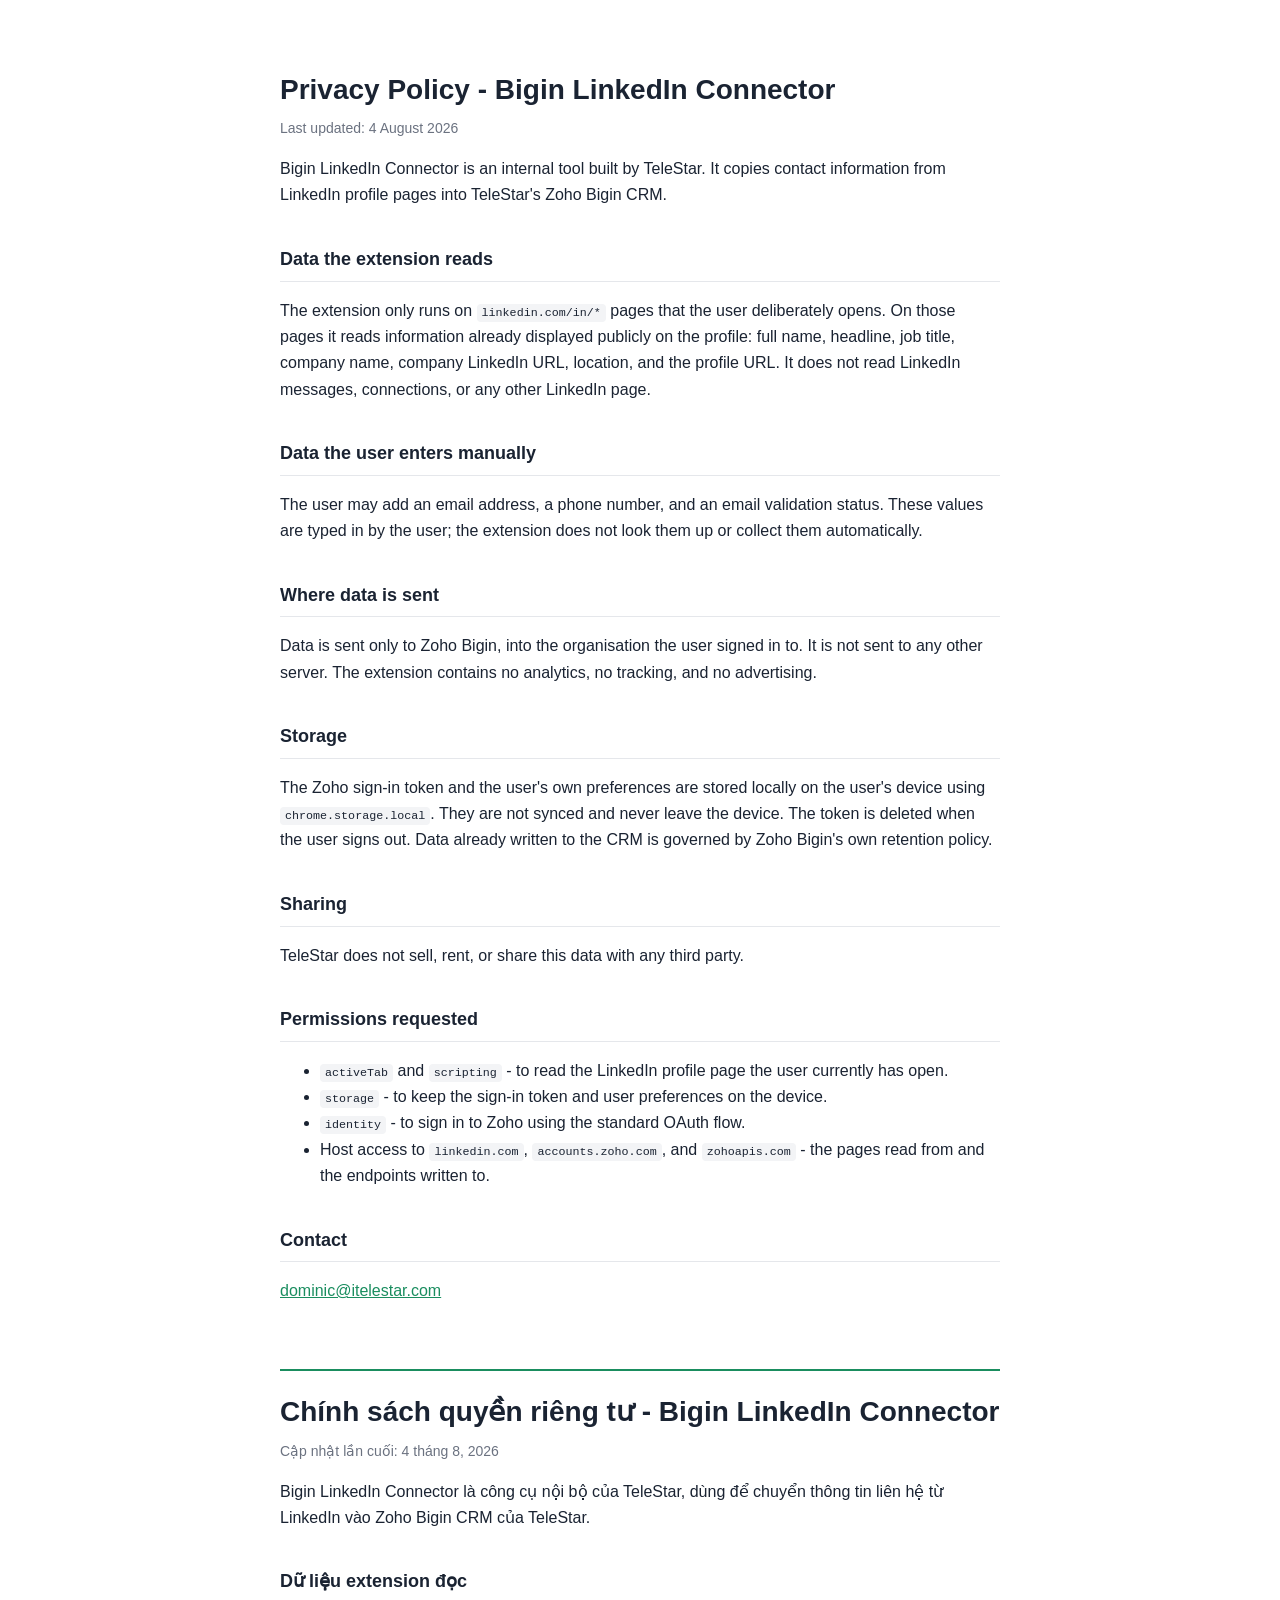
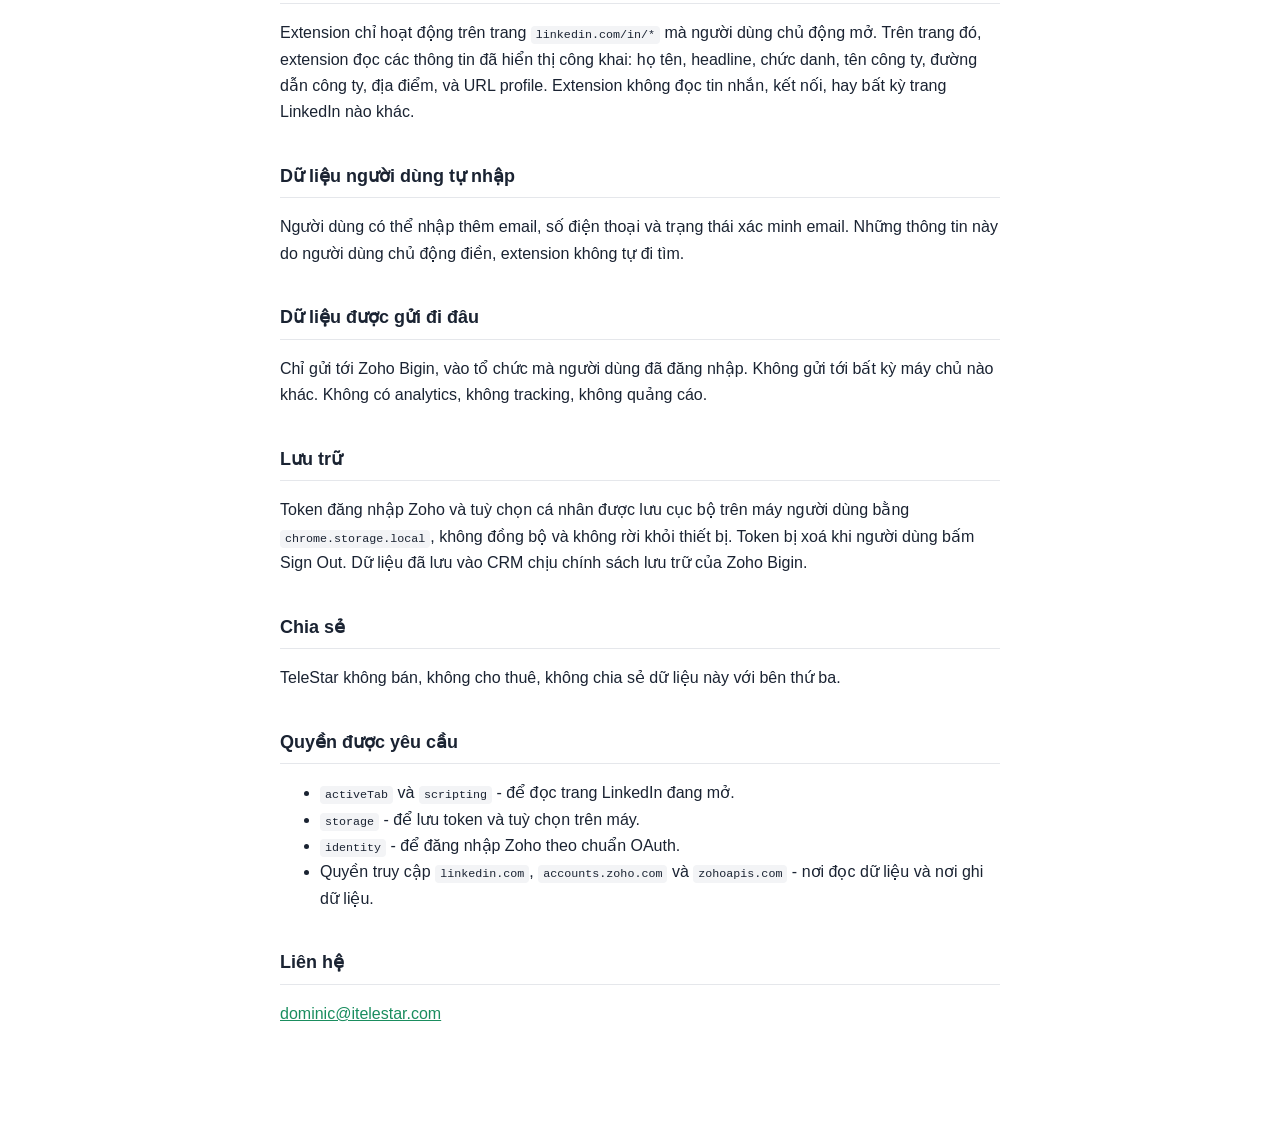
<file: privacy/index.html>
<!DOCTYPE html>
<html lang="en">
<head>
<meta charset="utf-8">
<meta name="viewport" content="width=device-width, initial-scale=1">
<title>Privacy Policy - Bigin LinkedIn Connector</title>
<style>
  body {
    font-family: -apple-system, BlinkMacSystemFont, "Segoe UI", Roboto, Helvetica, Arial, sans-serif;
    line-height: 1.65;
    color: #1a2332;
    max-width: 720px;
    margin: 0 auto;
    padding: 48px 24px 96px;
  }
  h1 { font-size: 28px; margin-bottom: 4px; }
  h2 { font-size: 18px; margin-top: 36px; border-bottom: 1px solid #e5e7eb; padding-bottom: 6px; }
  .updated { color: #6b7280; font-size: 14px; margin-top: 0; }
  .lang-divider { margin-top: 64px; border: 0; border-top: 2px solid #1a8d5f; }
  code { background: #f3f4f6; padding: 2px 5px; border-radius: 4px; font-size: 90%; }
  a { color: #1a8d5f; }
</style>
</head>
<body>

<h1>Privacy Policy - Bigin LinkedIn Connector</h1>
<p class="updated">Last updated: 4 August 2026</p>

<p>Bigin LinkedIn Connector is an internal tool built by TeleStar. It copies contact
information from LinkedIn profile pages into TeleStar's Zoho Bigin CRM.</p>

<h2>Data the extension reads</h2>
<p>The extension only runs on <code>linkedin.com/in/*</code> pages that the user
deliberately opens. On those pages it reads information already displayed publicly on the
profile: full name, headline, job title, company name, company LinkedIn URL, location, and
the profile URL. It does not read LinkedIn messages, connections, or any other LinkedIn
page.</p>

<h2>Data the user enters manually</h2>
<p>The user may add an email address, a phone number, and an email validation status. These
values are typed in by the user; the extension does not look them up or collect them
automatically.</p>

<h2>Where data is sent</h2>
<p>Data is sent only to Zoho Bigin, into the organisation the user signed in to. It is not
sent to any other server. The extension contains no analytics, no tracking, and no
advertising.</p>

<h2>Storage</h2>
<p>The Zoho sign-in token and the user's own preferences are stored locally on the user's
device using <code>chrome.storage.local</code>. They are not synced and never leave the
device. The token is deleted when the user signs out. Data already written to the CRM is
governed by Zoho Bigin's own retention policy.</p>

<h2>Sharing</h2>
<p>TeleStar does not sell, rent, or share this data with any third party.</p>

<h2>Permissions requested</h2>
<ul>
  <li><code>activeTab</code> and <code>scripting</code> - to read the LinkedIn profile page
      the user currently has open.</li>
  <li><code>storage</code> - to keep the sign-in token and user preferences on the device.</li>
  <li><code>identity</code> - to sign in to Zoho using the standard OAuth flow.</li>
  <li>Host access to <code>linkedin.com</code>, <code>accounts.zoho.com</code>, and
      <code>zohoapis.com</code> - the pages read from and the endpoints written to.</li>
</ul>

<h2>Contact</h2>
<p><a href="mailto:dominic@itelestar.com">dominic@itelestar.com</a></p>

<hr class="lang-divider">

<h1>Chính sách quyền riêng tư - Bigin LinkedIn Connector</h1>
<p class="updated">Cập nhật lần cuối: 4 tháng 8, 2026</p>

<p>Bigin LinkedIn Connector là công cụ nội bộ của TeleStar, dùng để chuyển thông tin liên hệ
từ LinkedIn vào Zoho Bigin CRM của TeleStar.</p>

<h2>Dữ liệu extension đọc</h2>
<p>Extension chỉ hoạt động trên trang <code>linkedin.com/in/*</code> mà người dùng chủ động
mở. Trên trang đó, extension đọc các thông tin đã hiển thị công khai: họ tên, headline, chức
danh, tên công ty, đường dẫn công ty, địa điểm, và URL profile. Extension không đọc tin nhắn,
kết nối, hay bất kỳ trang LinkedIn nào khác.</p>

<h2>Dữ liệu người dùng tự nhập</h2>
<p>Người dùng có thể nhập thêm email, số điện thoại và trạng thái xác minh email. Những thông
tin này do người dùng chủ động điền, extension không tự đi tìm.</p>

<h2>Dữ liệu được gửi đi đâu</h2>
<p>Chỉ gửi tới Zoho Bigin, vào tổ chức mà người dùng đã đăng nhập. Không gửi tới bất kỳ máy
chủ nào khác. Không có analytics, không tracking, không quảng cáo.</p>

<h2>Lưu trữ</h2>
<p>Token đăng nhập Zoho và tuỳ chọn cá nhân được lưu cục bộ trên máy người dùng bằng
<code>chrome.storage.local</code>, không đồng bộ và không rời khỏi thiết bị. Token bị xoá khi
người dùng bấm Sign Out. Dữ liệu đã lưu vào CRM chịu chính sách lưu trữ của Zoho Bigin.</p>

<h2>Chia sẻ</h2>
<p>TeleStar không bán, không cho thuê, không chia sẻ dữ liệu này với bên thứ ba.</p>

<h2>Quyền được yêu cầu</h2>
<ul>
  <li><code>activeTab</code> và <code>scripting</code> - để đọc trang LinkedIn đang mở.</li>
  <li><code>storage</code> - để lưu token và tuỳ chọn trên máy.</li>
  <li><code>identity</code> - để đăng nhập Zoho theo chuẩn OAuth.</li>
  <li>Quyền truy cập <code>linkedin.com</code>, <code>accounts.zoho.com</code> và
      <code>zohoapis.com</code> - nơi đọc dữ liệu và nơi ghi dữ liệu.</li>
</ul>

<h2>Liên hệ</h2>
<p><a href="mailto:dominic@itelestar.com">dominic@itelestar.com</a></p>

</body>
</html>
</file>
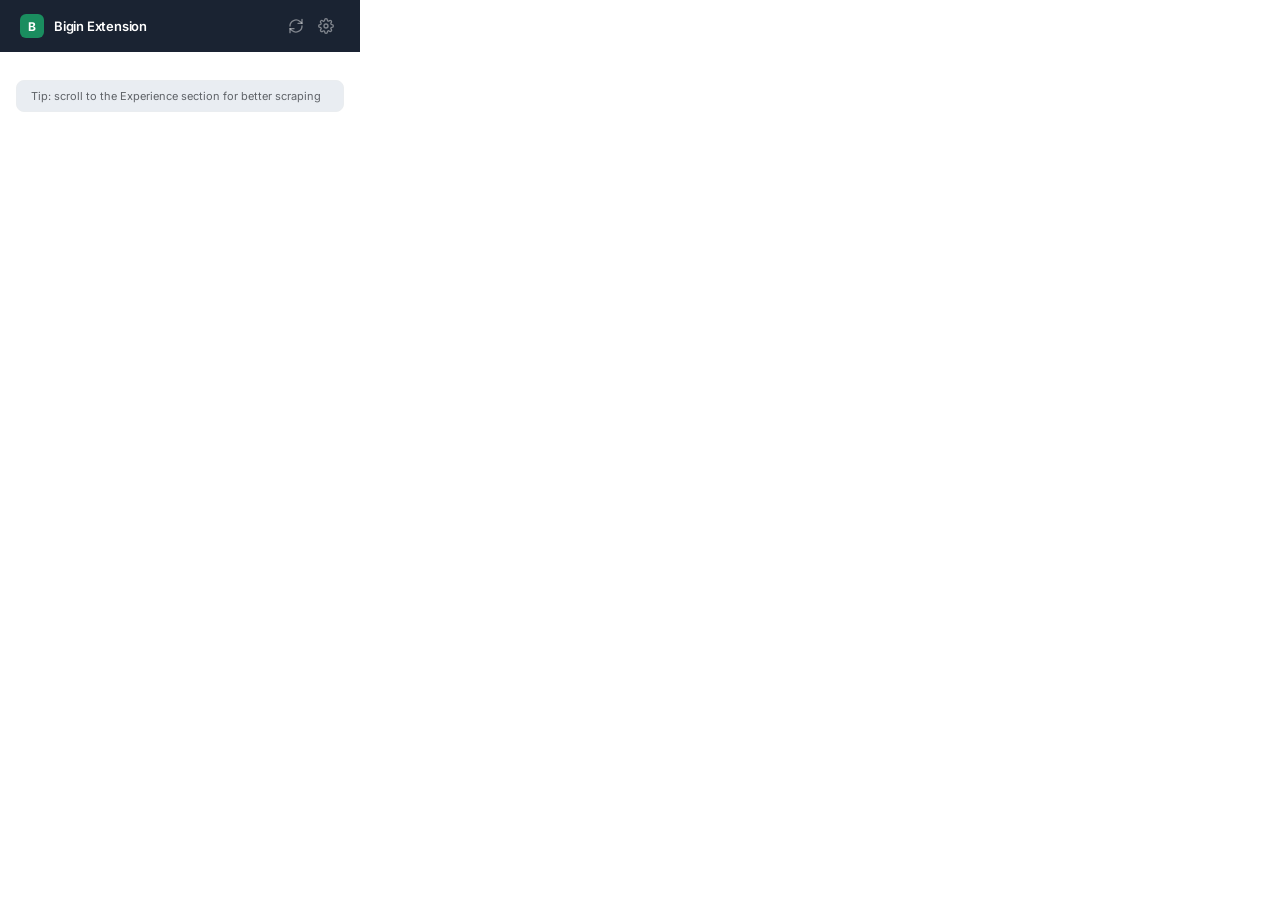
<file: popup.html>
<!DOCTYPE html>
<html lang="en">
<head>
  <meta charset="UTF-8">
  <link rel="preconnect" href="https://fonts.googleapis.com">
  <link rel="preconnect" href="https://fonts.gstatic.com" crossorigin>
  <link href="https://fonts.googleapis.com/css2?family=Lato:wght@400;700&family=Inter:wght@400;500;600;700&display=swap" rel="stylesheet">
  <link rel="stylesheet" href="popup.css">
</head>
<body>

  <!-- Header -->
  <div class="header">
    <div class="header-left">
      <div class="logo">B</div>
      <span class="header-title">Bigin Extension</span>
    </div>
    <div class="header-actions">
      <button class="icon-btn" id="btnRefresh" title="Refresh">
        <svg width="16" height="16" viewBox="0 0 24 24" fill="none" stroke="currentColor" stroke-width="2" stroke-linecap="round" stroke-linejoin="round"><path d="M21 2v6h-6"/><path d="M3 12a9 9 0 0 1 15-6.7L21 8"/><path d="M3 22v-6h6"/><path d="M21 12a9 9 0 0 1-15 6.7L3 16"/></svg>
      </button>
      <button class="icon-btn" id="btnSettings" title="Settings">
        <svg width="16" height="16" viewBox="0 0 24 24" fill="none" stroke="currentColor" stroke-width="2" stroke-linecap="round" stroke-linejoin="round"><circle cx="12" cy="12" r="3"/><path d="M19.4 15a1.65 1.65 0 0 0 .33 1.82l.06.06a2 2 0 1 1-2.83 2.83l-.06-.06a1.65 1.65 0 0 0-1.82-.33 1.65 1.65 0 0 0-1 1.51V21a2 2 0 0 1-4 0v-.09A1.65 1.65 0 0 0 9 19.4a1.65 1.65 0 0 0-1.82.33l-.06.06a2 2 0 1 1-2.83-2.83l.06-.06A1.65 1.65 0 0 0 4.68 15a1.65 1.65 0 0 0-1.51-1H3a2 2 0 0 1 0-4h.09A1.65 1.65 0 0 0 4.6 9a1.65 1.65 0 0 0-.33-1.82l-.06-.06a2 2 0 1 1 2.83-2.83l.06.06A1.65 1.65 0 0 0 9 4.68a1.65 1.65 0 0 0 1-1.51V3a2 2 0 0 1 4 0v.09a1.65 1.65 0 0 0 1 1.51 1.65 1.65 0 0 0 1.82-.33l.06-.06a2 2 0 1 1 2.83 2.83l-.06.06A1.65 1.65 0 0 0 19.4 9a1.65 1.65 0 0 0 1.51 1H21a2 2 0 0 1 0 4h-.09a1.65 1.65 0 0 0-1.51 1z"/></svg>
      </button>
    </div>
  </div>

  <!-- Main content -->
  <div class="content">

    <!-- ====== SETTINGS VIEW ====== -->
    <div id="viewSettings" class="tab-content">

      <!-- Not logged in state -->
      <div id="settingsLogin" style="display:none;">
        <div class="state-empty">
          <div class="empty-icon">
            <svg width="32" height="32" viewBox="0 0 24 24" fill="none" stroke="currentColor" stroke-width="1.5" stroke-linecap="round" stroke-linejoin="round"><path d="M20 21v-2a4 4 0 0 0-4-4H8a4 4 0 0 0-4 4v2"/><circle cx="12" cy="7" r="4"/></svg>
          </div>
          <div class="empty-text">Sign in to get started</div>
          <div class="empty-hint" style="margin-bottom:14px;">Use your Zoho/Bigin account</div>
          <button class="btn btn-primary" id="btnLogin">
            Sign in with Bigin
          </button>
          <div id="loginError" class="form-hint" style="color:var(--red);margin-top:8px;display:none;"></div>
        </div>
      </div>

      <!-- Logged in state -->
      <div id="settingsLoggedIn" style="display:none;">

        <!-- User info banner -->
        <div id="autoUserBanner" class="auto-user-banner">
          <div class="auto-user-icon">
            <svg width="16" height="16" viewBox="0 0 24 24" fill="none" stroke="currentColor" stroke-width="2" stroke-linecap="round" stroke-linejoin="round"><path d="M20 21v-2a4 4 0 0 0-4-4H8a4 4 0 0 0-4 4v2"/><circle cx="12" cy="7" r="4"/></svg>
          </div>
          <div class="auto-user-info">
            <span class="auto-user-name" id="autoUserName">-</span>
            <span class="auto-user-email" id="autoUserEmail">-</span>
          </div>
          <div class="auto-user-check">
            <svg width="16" height="16" viewBox="0 0 24 24" fill="none" stroke="currentColor" stroke-width="2.5" stroke-linecap="round" stroke-linejoin="round"><polyline points="20 6 9 17 4 12"/></svg>
          </div>
        </div>

        <div class="section-label">Pipeline</div>
        <div class="form-hint" style="margin-bottom:14px;">
          Leads are added to the <b id="pipelineHintName">outreach</b> pipeline automatically.
        </div>

        <button class="btn btn-secondary btn-small" id="btnLogout">
          Sign Out
        </button>
      </div>

    </div>

    <!-- ====== MAIN VIEW ====== -->
    <div id="viewMain" class="tab-content active">

      <!-- Not on profile page -->
      <div id="stateNotProfile" class="state-empty" style="display:none;">
        <div class="empty-icon">
          <svg width="32" height="32" viewBox="0 0 24 24" fill="none" stroke="currentColor" stroke-width="1.5" stroke-linecap="round" stroke-linejoin="round"><rect x="2" y="3" width="20" height="14" rx="2" ry="2"/><line x1="8" y1="21" x2="16" y2="21"/><line x1="12" y1="17" x2="12" y2="21"/></svg>
        </div>
        <div class="empty-text">Open a LinkedIn profile page</div>
        <div class="empty-hint">linkedin.com/in/...</div>
      </div>

      <!-- Loading / scraping -->
      <div id="stateLoading" class="state-loading" style="display:none;">
        <div class="loader"></div>
        <span>Reading profile...</span>
      </div>

      <!-- Checking dedup -->
      <div id="stateChecking" class="state-loading" style="display:none;">
        <div class="loader"></div>
        <span>Checking for duplicates...</span>
      </div>

      <!-- Duplicate found -->
      <div id="stateDuplicate" class="state-banner state-dup" style="display:none;">
        <div class="banner-icon">
          <svg width="20" height="20" viewBox="0 0 24 24" fill="none" stroke="currentColor" stroke-width="2" stroke-linecap="round" stroke-linejoin="round"><circle cx="12" cy="12" r="10"/><line x1="15" y1="9" x2="9" y2="15"/><line x1="9" y1="9" x2="15" y2="15"/></svg>
        </div>
        <div class="banner-content">
          <strong>Already exists in Bigin</strong>
          <div class="dup-detail" id="dupDetail"></div>
        </div>
      </div>

      <!-- Profile card -->
      <div id="profileCard" class="profile-card" style="display:none;">
        <div class="profile-header">
          <div class="profile-avatar" id="profileAvatar">?</div>
          <div class="profile-identity">
            <div class="profile-name" id="profileName"></div>
            <div class="profile-headline" id="profileHeadline"></div>
          </div>
        </div>

        <div class="profile-fields">
          <div class="pf-row">
            <span class="pf-label">Company</span>
            <input class="pf-input" id="fieldCompany" placeholder="Required">
          </div>
          <div class="pf-row">
            <span class="pf-label">Title</span>
            <input class="pf-input" id="fieldTitle" placeholder="Required">
          </div>
          <div class="pf-row">
            <span class="pf-label">Location</span>
            <input class="pf-input" id="fieldLocation" placeholder="City, Country">
          </div>
          <div class="pf-row">
            <span class="pf-label">Co. Country</span>
            <input class="pf-input" id="fieldCompanyCountry" placeholder="Company country">
          </div>
          <div class="pf-row">
            <span class="pf-label">Email</span>
            <input class="pf-input" id="fieldEmail" type="email" placeholder="Optional">
          </div>
          <div class="pf-row" id="rowEmailValidation" style="display:none;">
            <span class="pf-label">Validation</span>
            <select class="pf-select" id="fieldEmailValidation">
              <option value="Not Checked" selected>Not Checked</option>
              <option value="Valid">Valid</option>
            </select>
          </div>
          <div class="pf-row">
            <span class="pf-label">Phone</span>
            <input class="pf-input" id="fieldPhone" type="tel" placeholder="Optional">
          </div>
          <div class="pf-row pf-row-link">
            <span class="pf-label">LinkedIn</span>
            <span class="pf-value pf-link" id="fieldLinkedIn">-</span>
          </div>
        </div>
      </div>

      <!-- Pipeline info (before add) -->
      <div id="pipelineInfo" class="pipeline-info" style="display:none;">
        <div class="pi-row">
          <span class="pi-label">Pipeline</span>
          <span class="pi-value" id="infoPipeline"></span>
        </div>
        <div class="pi-row">
          <span class="pi-label">Stage</span>
          <select class="pi-select" id="selectStage">
            <option value="New Lead" selected>New Lead</option>
            <option value="ICP Qualified">ICP Qualified</option>
          </select>
        </div>
        <div class="pi-row">
          <span class="pi-label">Owner</span>
          <span class="pi-value" id="infoOwner"></span>
        </div>
      </div>

      <!-- Add button -->
      <button class="btn btn-add" id="btnAdd" style="display:none;">
        Add to Bigin
      </button>

      <!-- Saving progress -->
      <div id="stateSaving" style="display:none;">
        <div class="progress-steps">
          <div class="progress-step" id="stepAccount">
            <span class="step-dot"></span>
            <span>Creating Account</span>
          </div>
          <div class="progress-step" id="stepContact">
            <span class="step-dot"></span>
            <span>Creating Contact</span>
          </div>
          <div class="progress-step" id="stepPipeline">
            <span class="step-dot"></span>
            <span>Creating Pipeline</span>
          </div>
        </div>
      </div>

      <!-- Success -->
      <div id="stateSuccess" class="state-banner state-ok" style="display:none;">
        <div class="banner-icon">
          <svg width="20" height="20" viewBox="0 0 24 24" fill="none" stroke="currentColor" stroke-width="2.5" stroke-linecap="round" stroke-linejoin="round"><path d="M22 11.08V12a10 10 0 1 1-5.93-9.14"/><polyline points="22 4 12 14.01 9 11.01"/></svg>
        </div>
        <div class="banner-content">
          <strong>Successfully added!</strong>
          <div class="banner-sub" id="successDetail"></div>
        </div>
      </div>

      <!-- Error -->
      <div id="stateError" class="state-banner state-err" style="display:none;">
        <div class="banner-icon">
          <svg width="20" height="20" viewBox="0 0 24 24" fill="none" stroke="currentColor" stroke-width="2" stroke-linecap="round" stroke-linejoin="round"><circle cx="12" cy="12" r="10"/><line x1="12" y1="8" x2="12" y2="12"/><line x1="12" y1="16" x2="12.01" y2="16"/></svg>
        </div>
        <div class="banner-content">
          <strong>Error</strong>
          <div class="banner-sub" id="errorDetail"></div>
          <button class="btn btn-small btn-retry" id="btnRetry">Retry</button>
        </div>
      </div>

      <!-- Not logged in -->
      <div id="stateNotConfigured" class="state-empty" style="display:none;">
        <div class="empty-icon">
          <svg width="32" height="32" viewBox="0 0 24 24" fill="none" stroke="currentColor" stroke-width="1.5" stroke-linecap="round" stroke-linejoin="round"><path d="M20 21v-2a4 4 0 0 0-4-4H8a4 4 0 0 0-4 4v2"/><circle cx="12" cy="7" r="4"/></svg>
        </div>
        <div class="empty-text">Not signed in</div>
        <button class="btn btn-small btn-setup" id="btnGoSettings">Sign In</button>
      </div>

    </div>
  </div>

  <div class="footer">
    <span>Tip: scroll to the Experience section for better scraping</span>
    <span id="footerVersion" style="margin-left:8px;opacity:.7;"></span>
  </div>

  <script src="popup.js"></script>
</body>
</html>
</file>
<file: popup.css>
/* popup.css — Bigin LinkedIn Connector */
* { box-sizing: border-box; margin: 0; padding: 0; }

:root {
  --bg: #ffffff;
  --surface: #f8f9fa;
  --panel: #e9edf2;   /* slightly deeper fill for framed sections (contact card, tip) */
  --border: #eaedf0;
  --text: #1a1a1a;
  --text-2: #5f6368;
  --text-3: #9aa0a6;
  --accent: #1a8d5f;
  --accent-light: #e8f5ee;
  --accent-hover: #15764f;
  --red: #c5221f;
  --red-light: #fce8e6;
  --amber: #e37400;
  --amber-light: #fef7e0;
  --radius: 8px;
}

body {
  width: 360px;
  min-height: 180px;
  font-family: 'Inter', -apple-system, BlinkMacSystemFont, 'Segoe UI', sans-serif;
  font-size: 13px;
  color: var(--text);
  background: var(--bg);
  -webkit-font-smoothing: antialiased;
}

/* ── Header ── */
.header {
  display: flex;
  align-items: center;
  justify-content: space-between;
  padding: 12px 20px;
  background: #1a2332;
}

.header-left {
  display: flex;
  align-items: center;
  gap: 10px;
}

.logo {
  width: 24px;
  height: 24px;
  border-radius: 6px;
  background: var(--accent);
  color: white;
  font-weight: 700;
  font-size: 12px;
  display: flex;
  align-items: center;
  justify-content: center;
}

.header-title {
  font-size: 13px;
  font-weight: 600;
  color: #ffffff;
  letter-spacing: -0.2px;
}

.header-actions { display: flex; gap: 2px; }

.icon-btn {
  background: none;
  border: none;
  color: rgba(255,255,255,0.45);
  cursor: pointer;
  padding: 6px;
  border-radius: 6px;
  display: flex;
  align-items: center;
  justify-content: center;
  transition: all 0.15s;
}
.icon-btn:hover { color: #ffffff; background: rgba(255,255,255,0.1); }

/* ── Content area ── */
.content { padding: 16px 20px 12px; }

.tab-content { display: none; }
.tab-content.active { display: block; }

/* ── Section labels ── */
.section-label {
  font-size: 11px;
  font-weight: 600;
  color: var(--text-3);
  text-transform: uppercase;
  letter-spacing: 0.5px;
  margin-bottom: 12px;
}

.divider {
  border: none;
  border-top: 1px solid var(--border);
  margin: 18px 0;
}

/* ── Auto-detected user ── */
.auto-user-banner {
  display: flex;
  align-items: center;
  gap: 12px;
  padding: 12px;
  background: var(--surface);
  border-radius: var(--radius);
  margin-bottom: 18px;
}

.auto-user-icon {
  width: 32px;
  height: 32px;
  border-radius: 50%;
  background: var(--accent);
  color: white;
  display: flex;
  align-items: center;
  justify-content: center;
  flex-shrink: 0;
}

.auto-user-info {
  display: flex;
  flex-direction: column;
  flex: 1;
  min-width: 0;
  gap: 1px;
}

.auto-user-name {
  font-size: 13px;
  font-weight: 600;
  color: var(--text);
}

.auto-user-email {
  font-size: 11px;
  color: var(--text-3);
  overflow: hidden;
  text-overflow: ellipsis;
  white-space: nowrap;
}

.auto-user-check {
  color: var(--accent);
  flex-shrink: 0;
}

/* ── Form ── */
.form-group {
  margin-bottom: 14px;
}

.form-group label {
  display: block;
  font-size: 12px;
  font-weight: 500;
  color: var(--text-2);
  margin-bottom: 6px;
}

.form-group input,
.form-group select {
  width: 100%;
  padding: 9px 12px;
  background: var(--bg);
  border: 1.5px solid var(--border);
  border-radius: var(--radius);
  color: var(--text);
  font-family: 'Inter', -apple-system, sans-serif;
  font-size: 13px;
  outline: none;
  transition: border-color 0.15s, box-shadow 0.15s;
}

.form-group input:focus,
.form-group select:focus {
  border-color: var(--accent);
  box-shadow: 0 0 0 3px rgba(26,141,95,0.1);
}

.form-group input::placeholder { color: var(--text-3); }

.form-hint {
  font-size: 11px;
  color: var(--text-3);
  margin-top: 4px;
}

/* ── Buttons ── */
.btn {
  display: inline-flex;
  align-items: center;
  justify-content: center;
  padding: 10px 16px;
  border-radius: var(--radius);
  font-family: 'Inter', -apple-system, sans-serif;
  font-size: 13px;
  font-weight: 600;
  cursor: pointer;
  border: none;
  width: 100%;
  transition: all 0.15s;
}

.btn-primary {
  background: var(--accent);
  color: white;
}
.btn-primary:hover { background: var(--accent-hover); }
.btn-primary:disabled {
  background: var(--surface);
  color: var(--text-3);
  cursor: not-allowed;
}

.btn-secondary {
  background: var(--bg);
  color: var(--text-2);
  border: 1.5px solid var(--border);
}
.btn-secondary:hover { background: var(--surface); }

/* Sign Out: subtle red so it reads as a destructive action without shouting */
#btnLogout {
  background: #fdecec;
  color: #c0392b;
  border-color: #f3c9c9;
}
#btnLogout:hover { background: #fbdcdc; }

.btn-add {
  background: var(--accent);
  color: white;
  padding: 11px 16px;
  border-radius: var(--radius);
  font-size: 13px;
  font-weight: 600;
}
.btn-add:hover { background: var(--accent-hover); }
.btn-add:disabled {
  background: var(--surface);
  color: var(--text-3);
  cursor: not-allowed;
  opacity: 1;
}

.btn-small {
  padding: 7px 14px;
  font-size: 12px;
  width: auto;
}

.btn-retry {
  background: var(--red-light);
  color: var(--red);
  margin-top: 10px;
}
.btn-retry:hover { background: #f9d6d5; }

.btn-setup {
  background: var(--accent-light);
  color: var(--accent);
  margin-top: 12px;
}
.btn-setup:hover { background: #d6ede2; }

/* ── Empty states ── */
.state-empty {
  text-align: center;
  padding: 36px 20px;
}

.empty-icon {
  color: var(--text-3);
  margin-bottom: 12px;
  opacity: 0.6;
}

.empty-text {
  font-size: 13px;
  font-weight: 500;
  color: var(--text-2);
  margin-bottom: 4px;
}

.empty-hint {
  font-size: 12px;
  color: var(--text-3);
}

/* ── Loading ── */
.state-loading {
  display: flex;
  align-items: center;
  justify-content: center;
  gap: 10px;
  padding: 32px 20px;
  color: var(--text-3);
  font-size: 13px;
}

.loader {
  width: 16px;
  height: 16px;
  border: 2px solid var(--border);
  border-top-color: var(--accent);
  border-radius: 50%;
  animation: spin 0.7s linear infinite;
}

@keyframes spin { to { transform: rotate(360deg); } }

/* ── Profile card ── */
.profile-card {
  padding: 0;
  margin-bottom: 14px;
}

.profile-header {
  display: flex;
  align-items: flex-start;
  gap: 12px;
  margin-bottom: 16px;
  background: var(--panel);
  border: 1px solid var(--border);
  border-radius: var(--radius);
  padding: 12px 14px;
}

.profile-avatar {
  width: 36px;
  height: 36px;
  border-radius: 50%;
  background: var(--accent);
  color: white;
  font-weight: 600;
  font-size: 14px;
  display: flex;
  align-items: center;
  justify-content: center;
  flex-shrink: 0;
}

.profile-identity { flex: 1; min-width: 0; }

.profile-name {
  font-size: 14px;
  font-weight: 600;
  color: var(--text);
  line-height: 1.3;
}

.profile-headline {
  font-size: 12px;
  color: var(--text-3);
  line-height: 1.4;
  margin-top: 2px;
  display: -webkit-box;
  -webkit-line-clamp: 2;
  -webkit-box-orient: vertical;
  overflow: hidden;
}

.profile-fields {
  display: flex;
  flex-direction: column;
  gap: 8px;
}

.pf-row {
  display: flex;
  align-items: center;
  justify-content: space-between;
  gap: 12px;
}

.pf-label {
  font-size: 12px;
  color: var(--text-2);
  flex-shrink: 0;
  font-weight: 500;
}

.pf-value {
  font-size: 12px;
  color: var(--text-2);
  text-align: right;
  word-break: break-word;
}

.pf-link { font-size: 11px; color: var(--text-3); }

.pf-input {
  background: var(--surface);
  border: 1.5px solid transparent;
  border-radius: 6px;
  padding: 6px 10px;
  color: var(--text);
  font-family: 'Inter', -apple-system, sans-serif;
  font-size: 12px;
  font-weight: 500;
  text-align: right;
  flex: 1;
  min-width: 0;
  outline: none;
  transition: all 0.15s;
}
.pf-input:hover { border-color: var(--border); }
.pf-input:focus { border-color: var(--accent); background: var(--bg); box-shadow: 0 0 0 3px rgba(26,141,95,0.08); }
.pf-input::placeholder { color: var(--text-3); }
.pf-input.required-empty { border-color: var(--red); background: var(--red-light); }

.pf-select {
  background: var(--surface);
  border: 1.5px solid transparent;
  border-radius: 6px;
  padding: 6px 10px;
  color: var(--text);
  font-family: 'Inter', -apple-system, sans-serif;
  font-size: 12px;
  font-weight: 500;
  margin-left: auto;
  outline: none;
  cursor: pointer;
  transition: all 0.15s;
}
.pf-select:hover { border-color: var(--border); }
.pf-select:focus { border-color: var(--accent); background: var(--bg); }

/* ── Pipeline info ── */
.pipeline-info {
  background: var(--surface);
  border-radius: var(--radius);
  padding: 10px 14px;
  margin-bottom: 14px;
  display: flex;
  flex-direction: column;
  gap: 6px;
}

.pi-row {
  display: flex;
  justify-content: space-between;
  align-items: center;
}

.pi-label {
  font-size: 11px;
  color: var(--text-3);
  font-weight: 500;
}

.pi-value {
  font-size: 12px;
  color: var(--text-2);
}

.pi-select {
  background: var(--bg);
  border: 1.5px solid var(--border);
  border-radius: 6px;
  padding: 3px 8px;
  color: var(--text);
  font-family: 'Inter', -apple-system, sans-serif;
  font-size: 11px;
  outline: none;
  cursor: pointer;
}
.pi-select:focus { border-color: var(--accent); }

/* ── Banners ── */
.state-banner {
  display: flex;
  align-items: flex-start;
  gap: 10px;
  padding: 14px 16px;
  border-radius: var(--radius);
  margin-bottom: 12px;
}

.banner-icon { flex-shrink: 0; margin-top: 1px; }

.banner-content { flex: 1; }
.banner-content strong {
  display: block;
  font-size: 13px;
  font-weight: 600;
  margin-bottom: 3px;
}

.banner-sub {
  font-size: 12px;
  line-height: 1.5;
  opacity: 0.8;
}

.bigin-link {
  color: var(--accent);
  text-decoration: none;
  font-weight: 600;
  font-size: 12px;
  display: inline-block;
  margin-top: 6px;
}
.bigin-link:hover { text-decoration: underline; }

.warn-list {
  margin-top: 8px;
  padding-top: 8px;
  border-top: 1px solid rgba(0,0,0,0.06);
}
.warn-item {
  font-size: 11px;
  color: var(--amber);
  line-height: 1.4;
}

.state-dup {
  background: var(--red-light);
  color: var(--red);
}

.state-ok {
  background: var(--accent-light);
  color: var(--accent);
}

.state-err {
  background: var(--red-light);
  color: var(--red);
}

/* ── Dup detail ── */
.dup-detail {
  margin-top: 8px;
  padding-top: 8px;
  border-top: 1px solid rgba(197,34,31,0.1);
  font-size: 12px;
  line-height: 1.7;
}

.dup-detail strong { display: inline; font-size: 12px; font-weight: 600; }

/* ── Progress steps ── */
.progress-steps {
  padding: 12px 0;
  display: flex;
  flex-direction: column;
  gap: 4px;
}

.progress-step {
  display: flex;
  align-items: center;
  gap: 10px;
  padding: 8px 10px;
  border-radius: 6px;
  font-size: 12px;
  color: var(--text-3);
  transition: all 0.2s;
}

.step-dot {
  width: 7px;
  height: 7px;
  border-radius: 50%;
  background: var(--border);
  flex-shrink: 0;
  transition: all 0.2s;
}

.progress-step.active { color: var(--accent); background: var(--accent-light); }
.progress-step.active .step-dot { background: var(--accent); box-shadow: 0 0 0 3px rgba(26,141,95,0.15); }

.progress-step.done { color: var(--accent); }
.progress-step.done .step-dot { background: var(--accent); }

.progress-step.error { color: var(--red); }
.progress-step.error .step-dot { background: var(--red); }

/* ── Connection status ── */
.conn-status {
  display: flex;
  align-items: center;
  gap: 8px;
  padding: 8px 12px;
  border-radius: var(--radius);
  font-size: 12px;
  margin-bottom: 14px;
}

.conn-dot {
  width: 6px;
  height: 6px;
  border-radius: 50%;
  flex-shrink: 0;
}

.conn-ok { background: var(--accent-light); color: var(--accent); }
.conn-ok .conn-dot { background: var(--accent); }

.conn-err { background: var(--red-light); color: var(--red); }
.conn-err .conn-dot { background: var(--red); }

/* ── Footer ── */
.footer {
  text-align: center;
  font-size: 11px;
  color: var(--text-2);
  background: var(--panel);
  border: 1px solid var(--border);
  border-radius: var(--radius);
  padding: 8px 12px;
  margin: 0 16px 12px;
}

/* ── Scrollbar ── */
::-webkit-scrollbar { width: 4px; }
::-webkit-scrollbar-track { background: transparent; }
::-webkit-scrollbar-thumb { background: var(--border); border-radius: 2px; }
</file>
